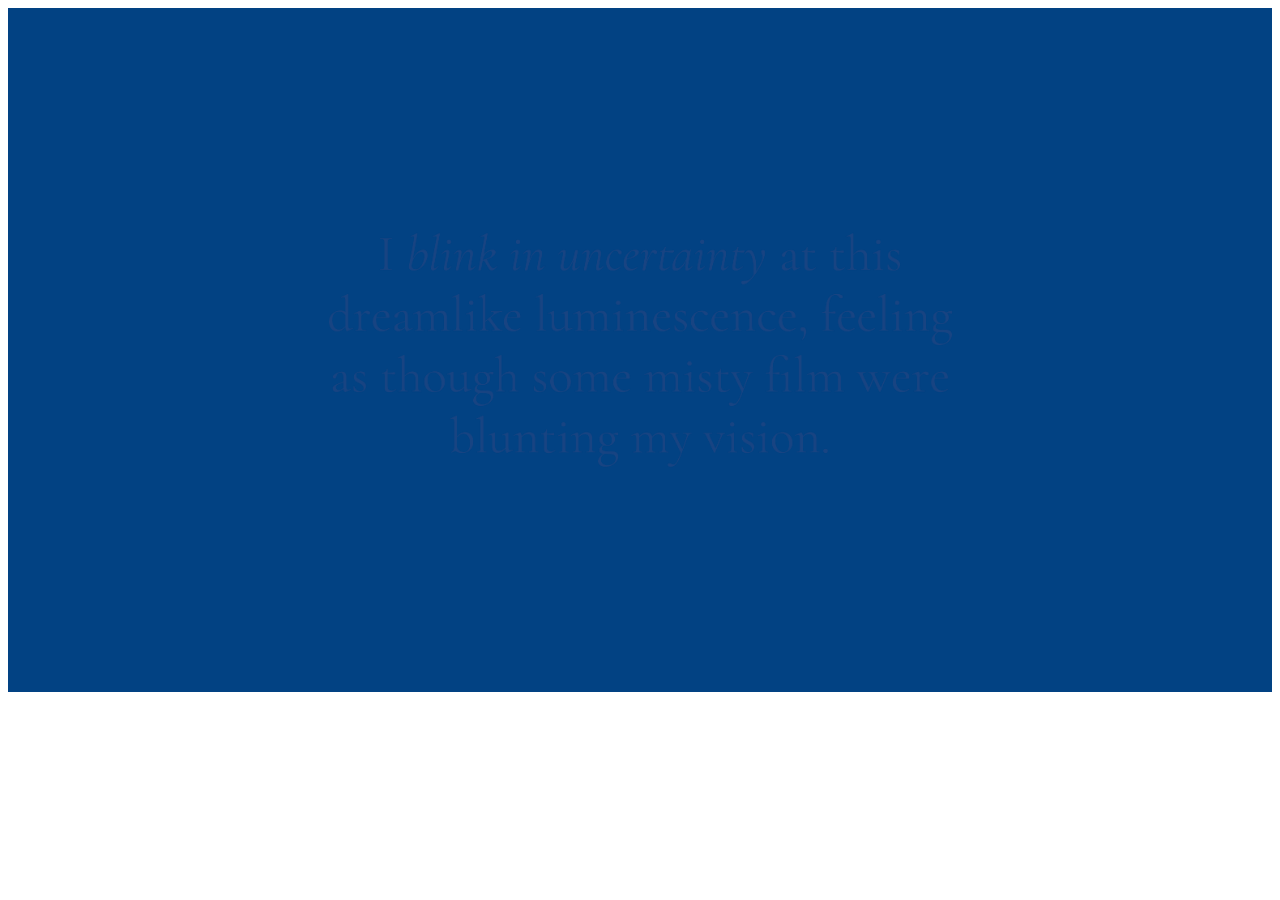
<file: break_12/index.html>
<!DOCTYPE html>
<html>
<head>
    <meta charset="utf-8">
    <title>In Praise of Shadows</title>
    <meta name="viewport" content="width=device-width, initial-scale=1.0">
    <link href="../break_12/style.css" rel="stylesheet"> 
</head>

<body>

    <div>
        <a href="../section_14/index.html">
       <img class="img" src="../images/slide1.png">
       </a>
    </div>




</body>
</html>
</file>
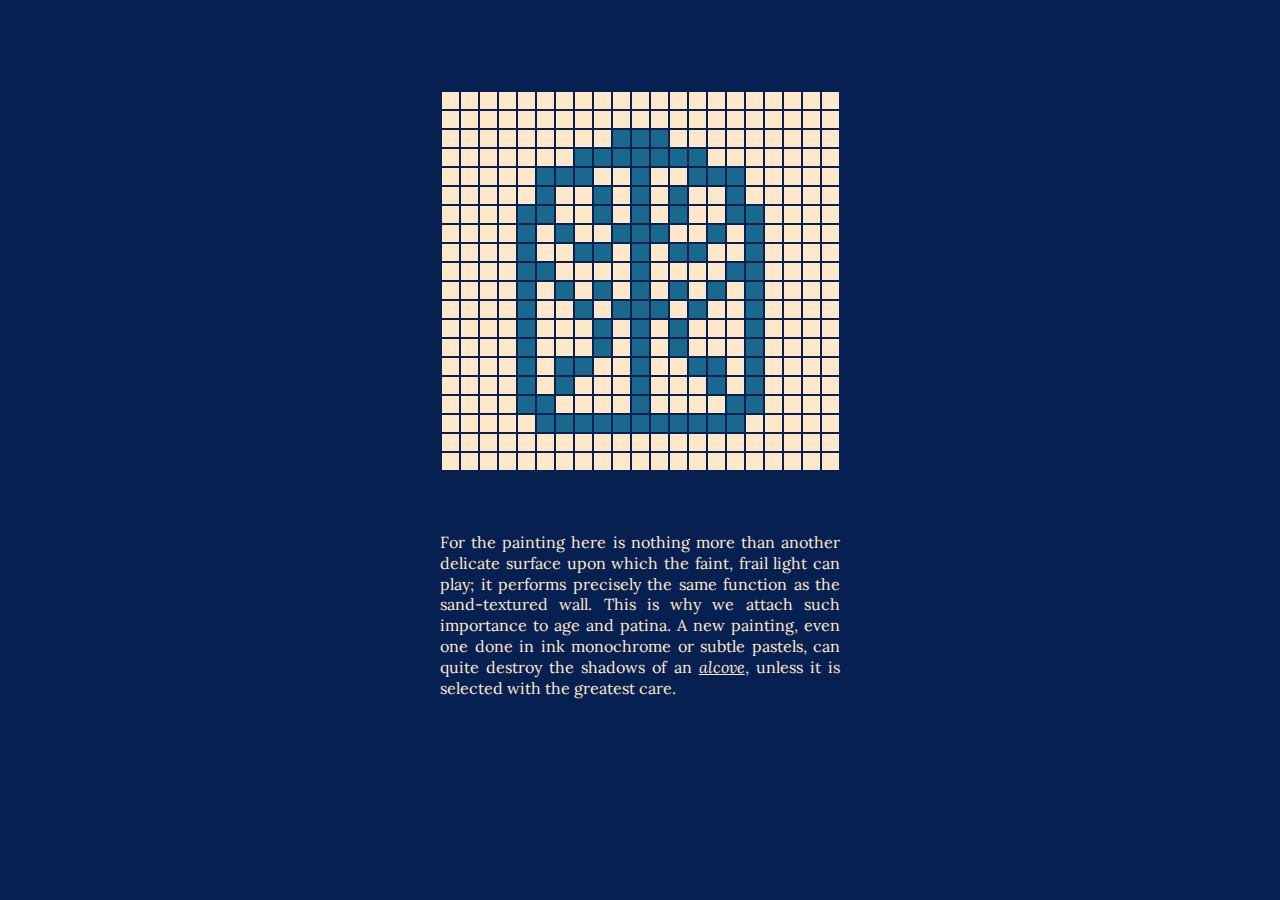
<file: break_9/index.html>
<!DOCTYPE html>
<html>
<head>
    <meta charset="utf-8">
    <title>In Praise of Shadows</title>
    <meta name="viewport" content="width=device-width, initial-scale=1.0">
    <link href="../break_9/style.css" rel="stylesheet">
</head>


<body>

<div class="container">
<center> 
    <table>
        <tbody>
            <tr> 
                <td class="td2"></td>
                <td class="td2"></td>
                <td class="td2"></td>
                <td class="td2"></td>
                <td class="td2"></td>
                <td class="td2"></td>
                <td class="td2"></td>
                <td class="td2"></td>
                <td class="td2"></td>
                <td class="td2"></td>
                <td class="td2"></td>
                <td class="td2"></td>
                <td class="td2"></td>
                <td class="td2"></td>
                <td class="td2"></td>
                <td class="td2"></td>
                <td class="td2"></td>
                <td class="td2"></td>
                <td class="td2"></td>
                <td class="td2"></td>
                <td class="td2"></td>
            </tr>
            <tr> 
                <td class="td2"></td>
                <td class="td2"></td>
                <td class="td2"></td>
                <td class="td2"></td>
                <td class="td2"></td>
                <td class="td2"></td>
                <td class="td2"></td>
                <td class="td2"></td>
                <td class="td2"></td>
                <td class="td2"></td>
                <td class="td2"></td>
                <td class="td2"></td>
                <td class="td2"></td>
                <td class="td2"></td>
                <td class="td2"></td>
                <td class="td2"></td>
                <td class="td2"></td>
                <td class="td2"></td>
                <td class="td2"></td>
                <td class="td2"></td>
                <td class="td2"></td>
            </tr>
            <tr> 
                <td class="td2"></td>
                <td class="td2"></td>
                <td class="td2"></td>
                <td class="td2"></td>
                <td class="td2"></td>
                <td class="td2"></td>
                <td class="td2"></td>
                <td class="td2"></td>
                <td class="td2"></td>
                <td class="td1"></td>
                <td class="td1"></td>
                <td class="td1"></td>
                <td class="td2"></td>
                <td class="td2"></td>
                <td class="td2"></td>
                <td class="td2"></td>
                <td class="td2"></td>
                <td class="td2"></td>
                <td class="td2"></td>
                <td class="td2"></td>
                <td class="td2"></td>
            </tr>
            <tr> 
                <td class="td2"></td>
                <td class="td2"></td>
                <td class="td2"></td>
                <td class="td2"></td>
                <td class="td2"></td>
                <td class="td2"></td>
                <td class="td2"></td>
                <td class="td1"></td>
                <td class="td1"></td>
                <td class="td1"></td>
                <td class="td1"></td>
                <td class="td1"></td>
                <td class="td1"></td>
                <td class="td1"></td>
                <td class="td2"></td>
                <td class="td2"></td>
                <td class="td2"></td>
                <td class="td2"></td>
                <td class="td2"></td>
                <td class="td2"></td>
                <td class="td2"></td>
            </tr>
            <tr> 
                <td class="td2"></td>
                <td class="td2"></td>
                <td class="td2"></td>
                <td class="td2"></td>
                <td class="td2"></td>
                <td class="td1"></td>
                <td class="td1"></td>
                <td class="td1"></td>
                <td class="td2"></td>
                <td class="td2"></td>
                <td class="td1"></td>
                <td class="td2"></td>
                <td class="td2"></td>
                <td class="td1"></td>
                <td class="td1"></td>
                <td class="td1"></td>
                <td class="td2"></td>
                <td class="td2"></td>
                <td class="td2"></td>
                <td class="td2"></td>
                <td class="td2"></td>
            </tr>
            <tr> 
                <td class="td2"></td>
                <td class="td2"></td>
                <td class="td2"></td>
                <td class="td2"></td>
                <td class="td2"></td>
                <td class="td1"></td>
                <td class="td2"></td>
                <td class="td2"></td>
                <td class="td1"></td>
                <td class="td2"></td>
                <td class="td1"></td>
                <td class="td2"></td>
                <td class="td1"></td>
                <td class="td2"></td>
                <td class="td2"></td>
                <td class="td1"></td>
                <td class="td2"></td>
                <td class="td2"></td>
                <td class="td2"></td>
                <td class="td2"></td>
                <td class="td2"></td>
            </tr>
            <tr> 
                <td class="td2"></td>
                <td class="td2"></td>
                <td class="td2"></td>
                <td class="td2"></td>
                <td class="td1"></td>
                <td class="td1"></td>
                <td class="td2"></td>
                <td class="td2"></td>
                <td class="td1"></td>
                <td class="td2"></td>
                <td class="td1"></td>
                <td class="td2"></td>
                <td class="td1"></td>
                <td class="td2"></td>
                <td class="td2"></td>
                <td class="td1"></td>
                <td class="td1"></td>
                <td class="td2"></td>
                <td class="td2"></td>
                <td class="td2"></td>
                <td class="td2"></td>
            </tr>
            <tr> 
                <td class="td2"></td>
                <td class="td2"></td>
                <td class="td2"></td>
                <td class="td2"></td>
                <td class="td1"></td>
                <td class="td2"></td>
                <td class="td1"></td>
                <td class="td2"></td>
                <td class="td2"></td>
                <td class="td1"></td>
                <td class="td1"></td>
                <td class="td1"></td>
                <td class="td2"></td>
                <td class="td2"></td>
                <td class="td1"></td>
                <td class="td2"></td>
                <td class="td1"></td>
                <td class="td2"></td>
                <td class="td2"></td>
                <td class="td2"></td>
                <td class="td2"></td>
            </tr>
            <tr> 
                <td class="td2"></td>
                <td class="td2"></td>
                <td class="td2"></td>
                <td class="td2"></td>
                <td class="td1"></td>
                <td class="td2"></td>
                <td class="td2"></td>
                <td class="td1"></td>
                <td class="td1"></td>
                <td class="td2"></td>
                <td class="td1"></td>
                <td class="td2"></td>
                <td class="td1"></td>
                <td class="td1"></td>
                <td class="td2"></td>
                <td class="td2"></td>
                <td class="td1"></td>
                <td class="td2"></td>
                <td class="td2"></td>
                <td class="td2"></td>
                <td class="td2"></td>
            </tr>
            <tr> 
                <td class="td2"></td>
                <td class="td2"></td>
                <td class="td2"></td>
                <td class="td2"></td>
                <td class="td1"></td>
                <td class="td1"></td>
                <td class="td2"></td>
                <td class="td2"></td>
                <td class="td2"></td>
                <td class="td2"></td>
                <td class="td1"></td>
                <td class="td2"></td>
                <td class="td2"></td>
                <td class="td2"></td>
                <td class="td2"></td>
                <td class="td1"></td>
                <td class="td1"></td>
                <td class="td2"></td>
                <td class="td2"></td>
                <td class="td2"></td>
                <td class="td2"></td>
            </tr>
            <tr> 
                <td class="td2"></td>
                <td class="td2"></td>
                <td class="td2"></td>
                <td class="td2"></td>
                <td class="td1"></td>
                <td class="td2"></td>
                <td class="td1"></td>
                <td class="td2"></td>
                <td class="td1"></td>
                <td class="td2"></td>
                <td class="td1"></td>
                <td class="td2"></td>
                <td class="td1"></td>
                <td class="td2"></td>
                <td class="td1"></td>
                <td class="td2"></td>
                <td class="td1"></td>
                <td class="td2"></td>
                <td class="td2"></td>
                <td class="td2"></td>
                <td class="td2"></td>
            </tr>
            <tr> 
                <td class="td2"></td>
                <td class="td2"></td>
                <td class="td2"></td>
                <td class="td2"></td>
                <td class="td1"></td>
                <td class="td2"></td>
                <td class="td2"></td>
                <td class="td1"></td>
                <td class="td2"></td>
                <td class="td1"></td>
                <td class="td1"></td>
                <td class="td1"></td>
                <td class="td2"></td>
                <td class="td1"></td>
                <td class="td2"></td>
                <td class="td2"></td>
                <td class="td1"></td>
                <td class="td2"></td>
                <td class="td2"></td>
                <td class="td2"></td>
                <td class="td2"></td>
            </tr>
            <tr> 
                <td class="td2"></td>
                <td class="td2"></td>
                <td class="td2"></td>
                <td class="td2"></td>
                <td class="td1"></td>
                <td class="td2"></td>
                <td class="td2"></td>
                <td class="td2"></td>
                <td class="td1"></td>
                <td class="td2"></td>
                <td class="td1"></td>
                <td class="td2"></td>
                <td class="td1"></td>
                <td class="td2"></td>
                <td class="td2"></td>
                <td class="td2"></td>
                <td class="td1"></td>
                <td class="td2"></td>
                <td class="td2"></td>
                <td class="td2"></td>
                <td class="td2"></td>
            </tr>
            <tr> 
                <td class="td2"></td>
                <td class="td2"></td>
                <td class="td2"></td>
                <td class="td2"></td>
                <td class="td1"></td>
                <td class="td2"></td>
                <td class="td2"></td>
                <td class="td2"></td>
                <td class="td1"></td>
                <td class="td2"></td>
                <td class="td1"></td>
                <td class="td2"></td>
                <td class="td1"></td>
                <td class="td2"></td>
                <td class="td2"></td>
                <td class="td2"></td>
                <td class="td1"></td>
                <td class="td2"></td>
                <td class="td2"></td>
                <td class="td2"></td>
                <td class="td2"></td>
            </tr>
            <tr> 
                <td class="td2"></td>
                <td class="td2"></td>
                <td class="td2"></td>
                <td class="td2"></td>
                <td class="td1"></td>
                <td class="td2"></td>
                <td class="td1"></td>
                <td class="td1"></td>
                <td class="td2"></td>
                <td class="td2"></td>
                <td class="td1"></td>
                <td class="td2"></td>
                <td class="td2"></td>
                <td class="td1"></td>
                <td class="td1"></td>
                <td class="td2"></td>
                <td class="td1"></td>
                <td class="td2"></td>
                <td class="td2"></td>
                <td class="td2"></td>
                <td class="td2"></td>
            </tr>
            <tr> 
                <td class="td2"></td>
                <td class="td2"></td>
                <td class="td2"></td>
                <td class="td2"></td>
                <td class="td1"></td>
                <td class="td2"></td>
                <td class="td1"></td>
                <td class="td2"></td>
                <td class="td2"></td>
                <td class="td2"></td>
                <td class="td1"></td>
                <td class="td2"></td>
                <td class="td2"></td>
                <td class="td2"></td>
                <td class="td1"></td>
                <td class="td2"></td>
                <td class="td1"></td>
                <td class="td2"></td>
                <td class="td2"></td>
                <td class="td2"></td>
                <td class="td2"></td>
            </tr>
            <tr> 
                <td class="td2"></td>
                <td class="td2"></td>
                <td class="td2"></td>
                <td class="td2"></td>
                <td class="td1"></td>
                <td class="td1"></td>
                <td class="td2"></td>
                <td class="td2"></td>
                <td class="td2"></td>
                <td class="td2"></td>
                <td class="td1"></td>
                <td class="td2"></td>
                <td class="td2"></td>
                <td class="td2"></td>
                <td class="td2"></td>
                <td class="td1"></td>
                <td class="td1"></td>
                <td class="td2"></td>
                <td class="td2"></td>
                <td class="td2"></td>
                <td class="td2"></td>
            </tr>
            <tr> 
                <td class="td2"></td>
                <td class="td2"></td>
                <td class="td2"></td>
                <td class="td2"></td>
                <td class="td2"></td>
                <td class="td1"></td>
                <td class="td1"></td>
                <td class="td1"></td>
                <td class="td1"></td>
                <td class="td1"></td>
                <td class="td1"></td>
                <td class="td1"></td>
                <td class="td1"></td>
                <td class="td1"></td>
                <td class="td1"></td>
                <td class="td1"></td>
                <td class="td2"></td>
                <td class="td2"></td>
                <td class="td2"></td>
                <td class="td2"></td>
                <td class="td2"></td>
            </tr>
            <tr> 
                <td class="td2"></td>
                <td class="td2"></td>
                <td class="td2"></td>
                <td class="td2"></td>
                <td class="td2"></td>
                <td class="td2"></td>
                <td class="td2"></td>
                <td class="td2"></td>
                <td class="td2"></td>
                <td class="td2"></td>
                <td class="td2"></td>
                <td class="td2"></td>
                <td class="td2"></td>
                <td class="td2"></td>
                <td class="td2"></td>
                <td class="td2"></td>
                <td class="td2"></td>
                <td class="td2"></td>
                <td class="td2"></td>
                <td class="td2"></td>
                <td class="td2"></td>
            </tr>
            <tr> 
                <td class="td2"></td>
                <td class="td2"></td>
                <td class="td2"></td>
                <td class="td2"></td>
                <td class="td2"></td>
                <td class="td2"></td>
                <td class="td2"></td>
                <td class="td2"></td>
                <td class="td2"></td>
                <td class="td2"></td>
                <td class="td2"></td>
                <td class="td2"></td>
                <td class="td2"></td>
                <td class="td2"></td>
                <td class="td2"></td>
                <td class="td2"></td>
                <td class="td2"></td>
                <td class="td2"></td>
                <td class="td2"></td>
                <td class="td2"></td>
                <td class="td2"></td>
            </tr>
        </tbody>
    </table>
</center>    
</div>

<div class="container">
<p class="p">For the painting here is nothing more than another delicate surface upon which the faint, frail light can play; it performs precisely the same function as the sand-textured wall. This is why we attach such importance to age and patina. A new painting, even one done in ink monochrome or subtle pastels, can quite destroy the shadows of an <a href="../section_13/index.html"><i>alcove</i></a>, unless it is selected with the greatest care.</p>
</div>

</body>
</html>
</file>
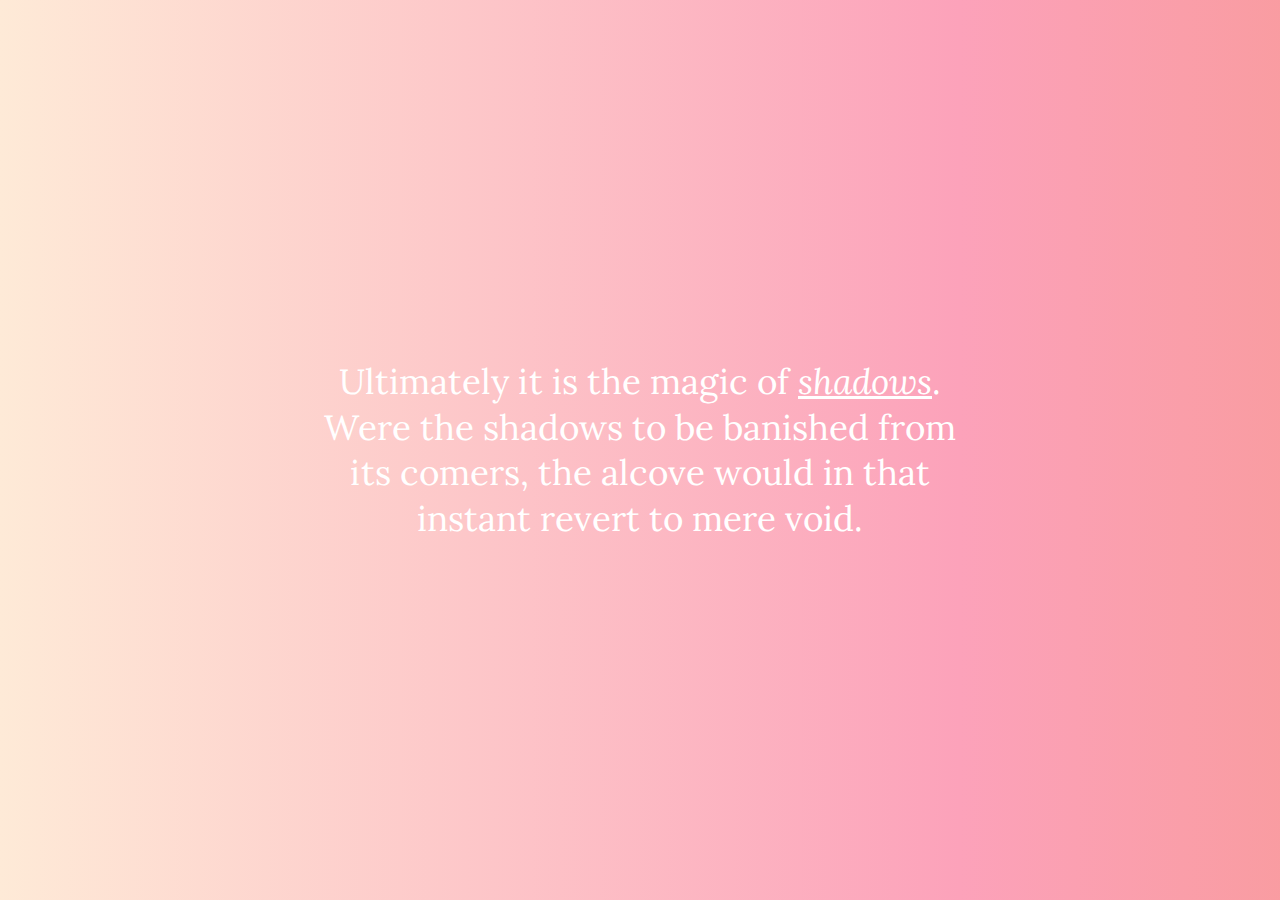
<file: end/index.html>
<!DOCTYPE html>
<html>
<head>
    <meta charset="utf-8">
    <title>In Praise of Shadows</title>
    <meta name="viewport" content="width=device-width, initial-scale=1.0">
    <link href="../end/style.css" rel="stylesheet">
</head>

<body>

    <div class="container">
        <p class="p">
        Ultimately it is the magic of <a href="../index.html"><i>shadows</i></a>. Were the shadows to be banished from its comers, the alcove would in that instant revert to mere void.
        </p>
    </div>

</body>



</html>
</file>
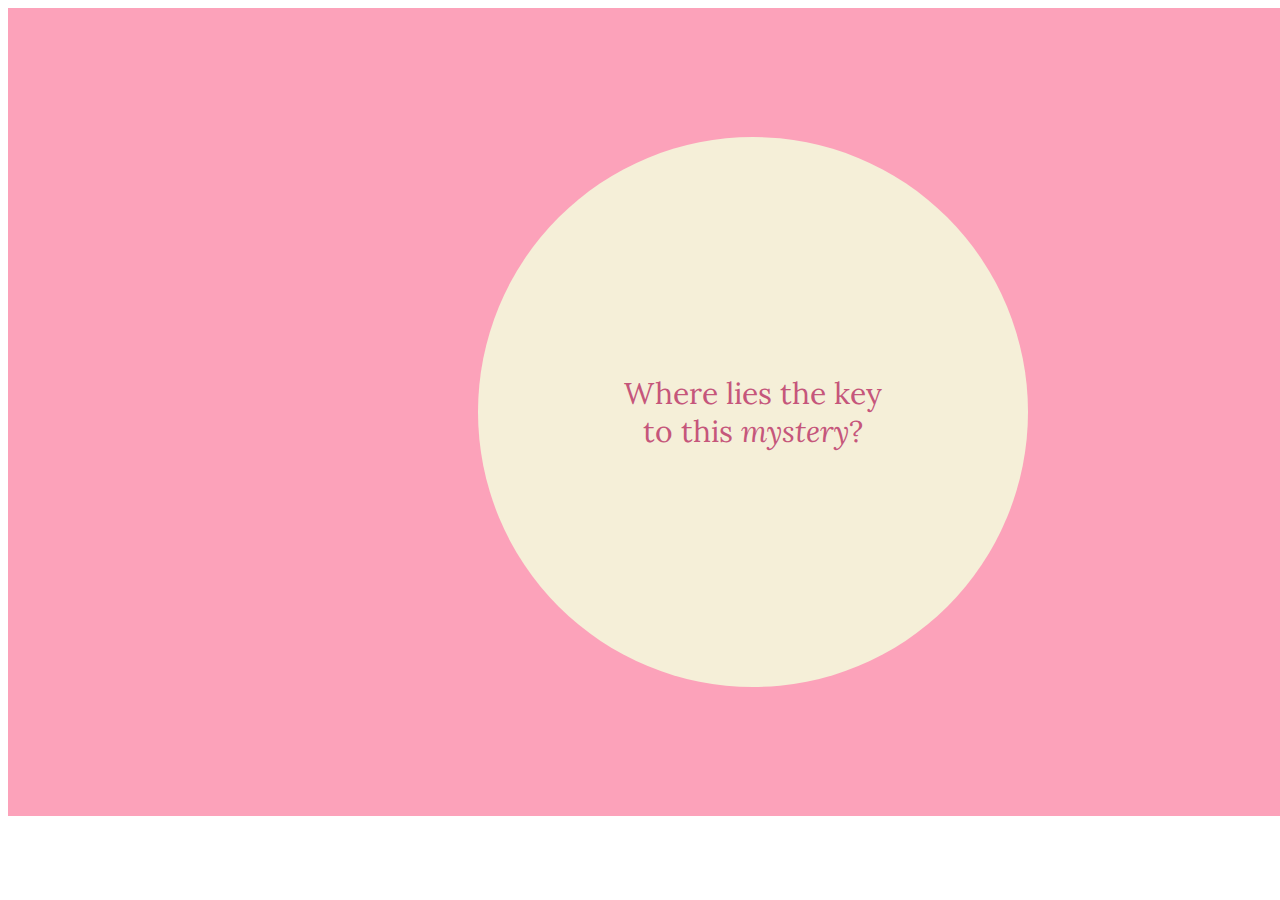
<file: mystery/index.html>
<!DOCTYPE html>
<html>
<head>
    <meta charset="utf-8">
    <title>In Praise of Shadows</title>
    <meta name="viewport" content="width=device-width, initial-scale=1.0">
    <link href="../mystery/style.css" rel="stylesheet">
</head>

<body>

    <div class="rect">
        <div class="circle">
            <p class="p">
                <a href="../end/index.html" class="link2">Where lies the key to this <i>mystery</i>?</a>
            </p>
        </div>
        
    </div>  

</body>



</html>
</file>
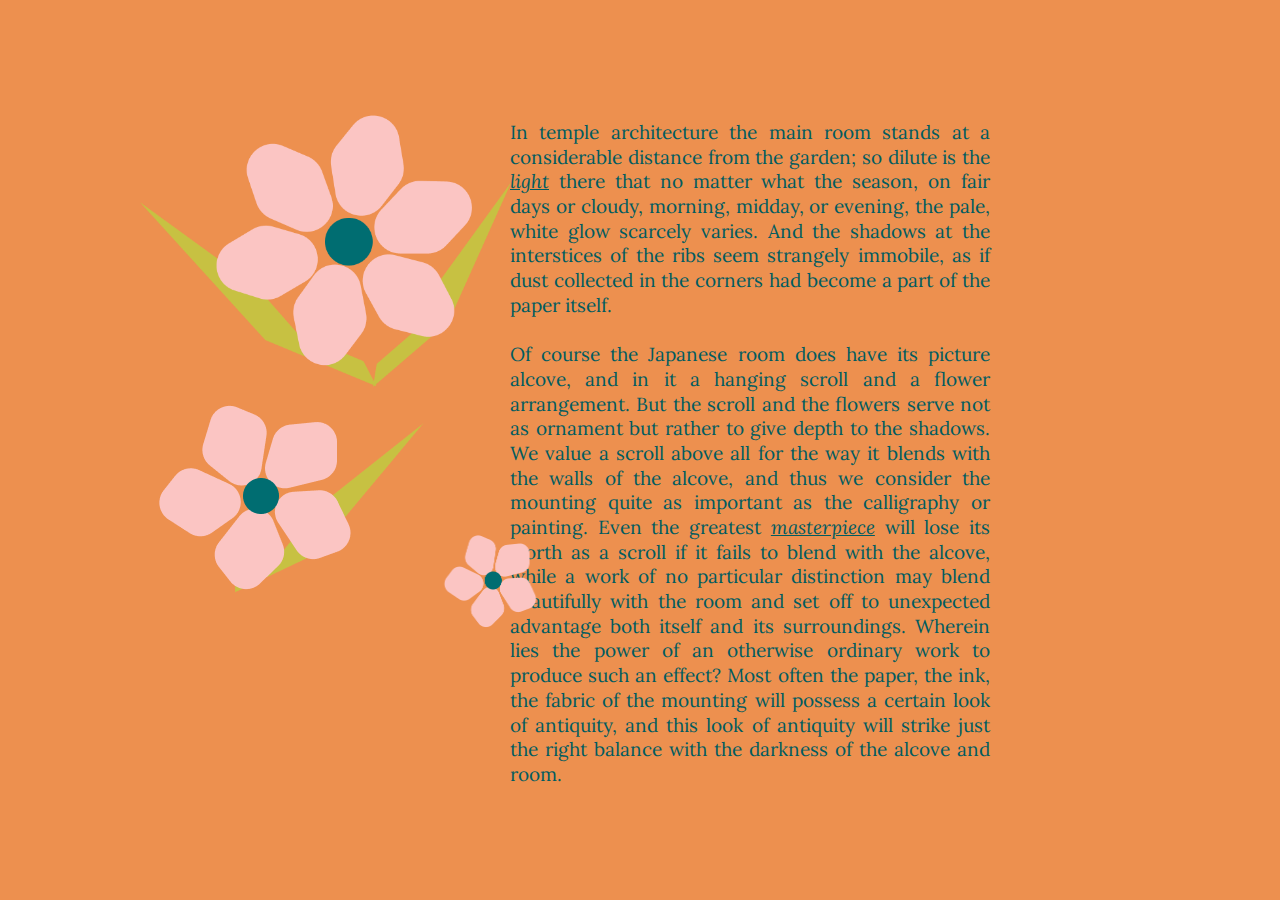
<file: section_10/index.html>
<!DOCTYPE html>
<html>
<head>
    <meta charset="utf-8">
    <title>In Praise of Shadows</title>
    <meta name="viewport" content="width=device-width, initial-scale=1.0">
    <link href="../section_10/style.css" rel="stylesheet"> 
</head>

<body>

    <div class="content">

        <p class="p">
            In temple architecture the main room stands at a considerable distance from the garden; so dilute is the <a href="../section_11/index.html"><i>light</i></a> there that no matter what the season, on fair days or cloudy, morning, midday, or evening, the pale, white glow scarcely varies. And the shadows at the interstices of the ribs seem strangely immobile, as if dust collected in the corners had become a part of the paper itself.
            <br>
            <br>
            Of course the Japanese room does have its picture alcove, and in it a hanging scroll and a flower arrangement. But the scroll and the flowers serve not as ornament but rather to give depth to the shadows. We value a scroll above all for the way it blends with the walls of the alcove, and thus we consider the mounting quite as important as the calligraphy or painting. Even the greatest <a href="../section_6/index.html"><i>masterpiece</i></a> will lose its worth as a scroll if it fails to blend with the alcove, while a work of no particular distinction may blend beautifully with the room and set off to unexpected advantage both itself and its surroundings. Wherein lies the power of an otherwise ordinary work to produce such an effect? Most often the paper, the ink, the fabric of the mounting will possess a certain look of antiquity, and this look of antiquity will strike just the right balance with the darkness of the alcove and room.
        </p>

       
    

        <div class="img-container">
            <img class="img" src="../images/flower1.png">
        </div>

        <div class="img-container">
            <img class="img2" src="../images/flower2.png">
        </div>

        <div class="img-container">
            <img class="img3" src="../images/flower3.png">
        </div>
    </div>
   


</body>
</html>
</file>
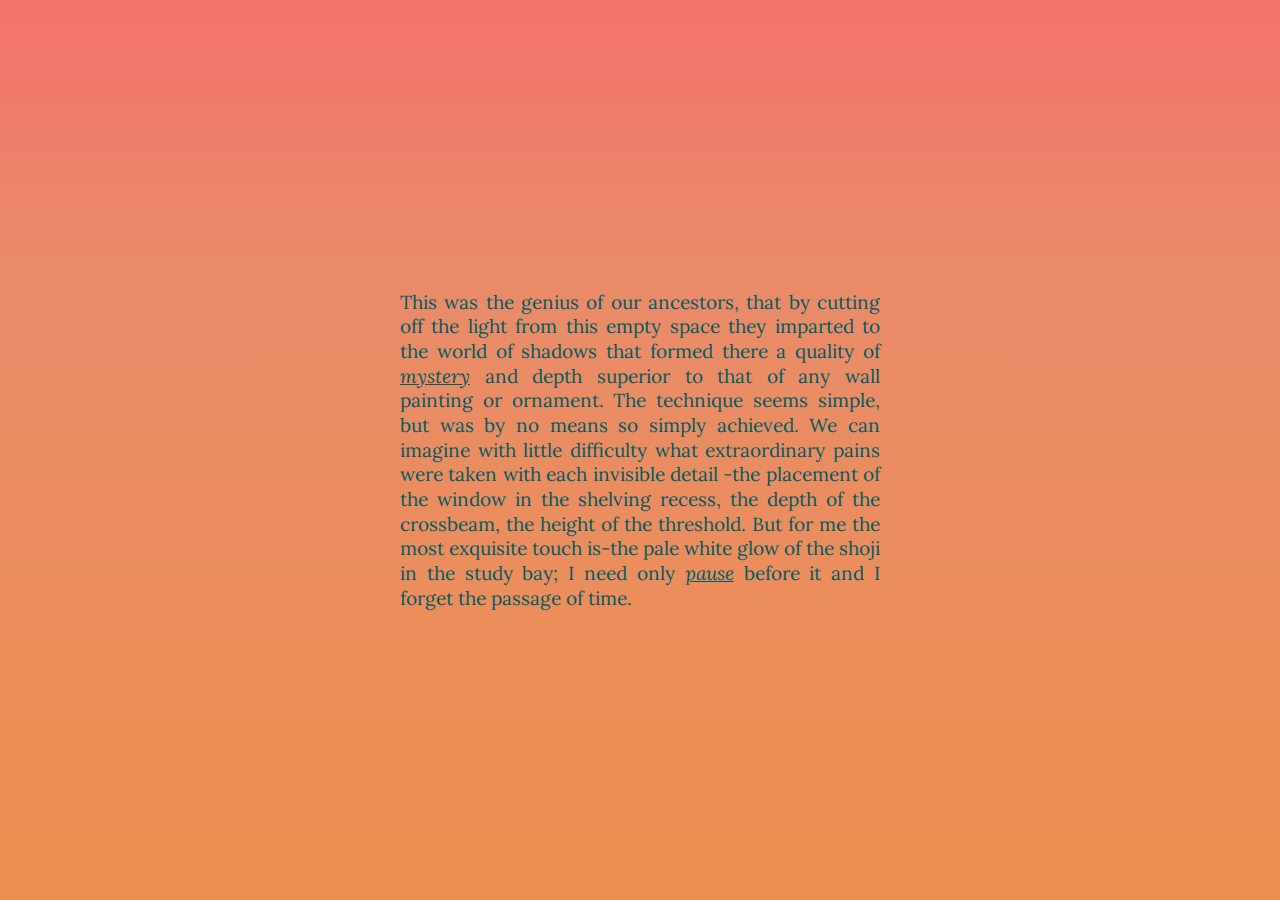
<file: section_11/index.html>
<!DOCTYPE html>
<html>
<head>
    <meta charset="utf-8">
    <title>In Praise of Shadows</title>
    <meta name="viewport" content="width=device-width, initial-scale=1.0">
    <link href="../section_11/style.css" rel="stylesheet"> 
</head>

<body>

    <div class="container">
        <p class="p">
            This was the genius of our ancestors, that by cutting off the light from this empty space they imparted to the world of shadows that formed there a quality of <a href="../mystery/index.html"><i>mystery</i></a> and depth superior to that of any wall painting or ornament. The technique seems simple, but was by no means so simply achieved. We can imagine with little difficulty what extraordinary pains were taken with each invisible detail -the placement of the window in the shelving recess, the depth of the crossbeam, the height of the threshold. But for me the most exquisite touch is-the pale white glow of the shoji in the study bay; I need only <a href="../break_12/index.html"><i>pause</i></a> before it and I forget the passage of time.
        </p>
    </div> 


</body>
</html>
</file>
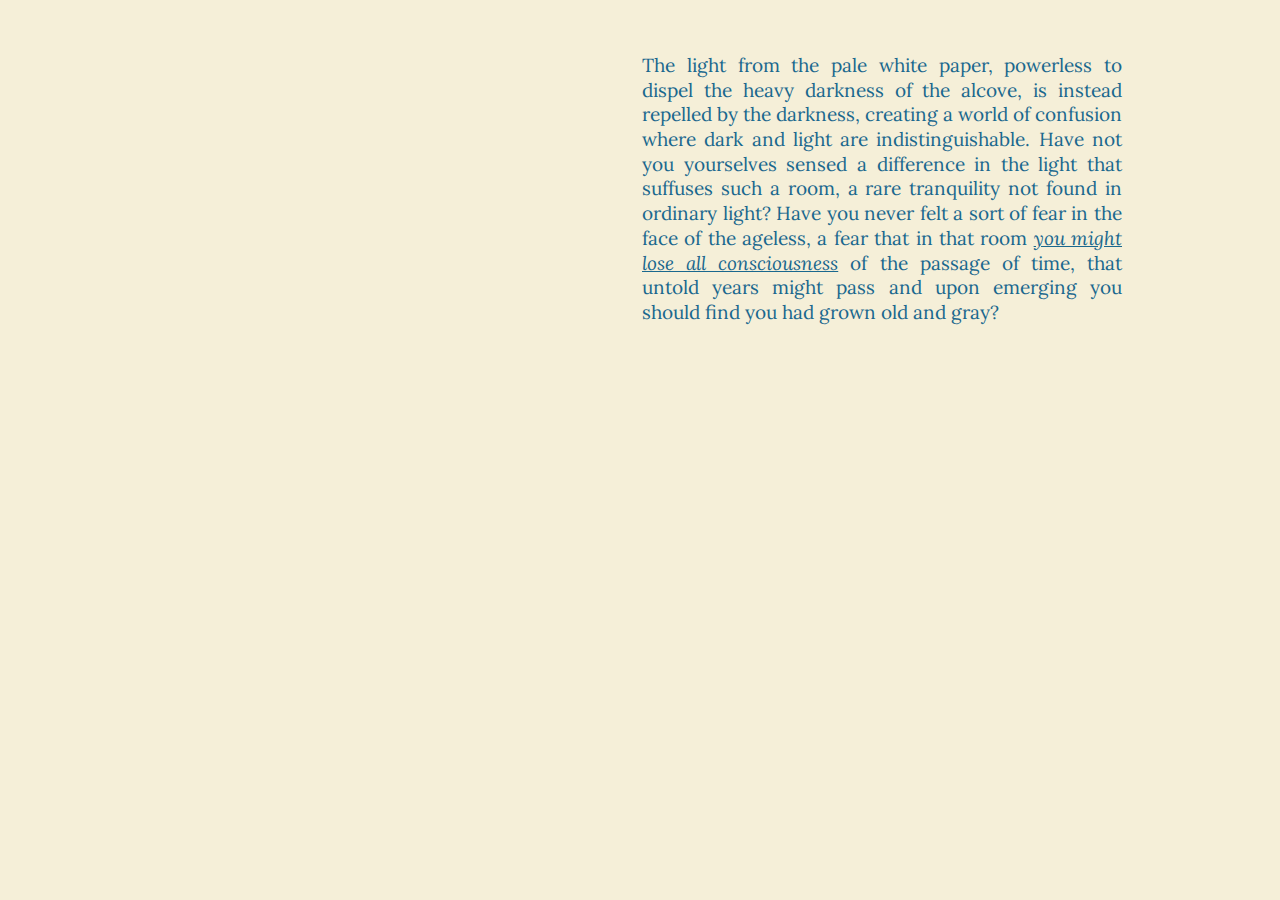
<file: section_13/index.html>
<!DOCTYPE html>
<html>
<head>
    <meta charset="utf-8">
    <title>In Praise of Shadows</title>
    <meta name="viewport" content="width=device-width, initial-scale=1.0">
    <link href="../section_13/style.css" rel="stylesheet"> 
</head>

<body>
    <p class="p">
        The light from the pale white paper, powerless to dispel the heavy darkness of the alcove, is instead repelled by the darkness, creating a world of confusion where dark and light are indistinguishable. Have not you yourselves sensed a difference in the light that suffuses such a room, a rare tranquility not found in ordinary light? Have you never felt a sort of fear in the face of the ageless, a fear that in that room <a href="../break_12/index.html"><i>you might lose all consciousness</i></a> of the passage of time, that untold years might pass and upon emerging you should find you had grown old and gray?
    </p>




</body>
</html>
</file>
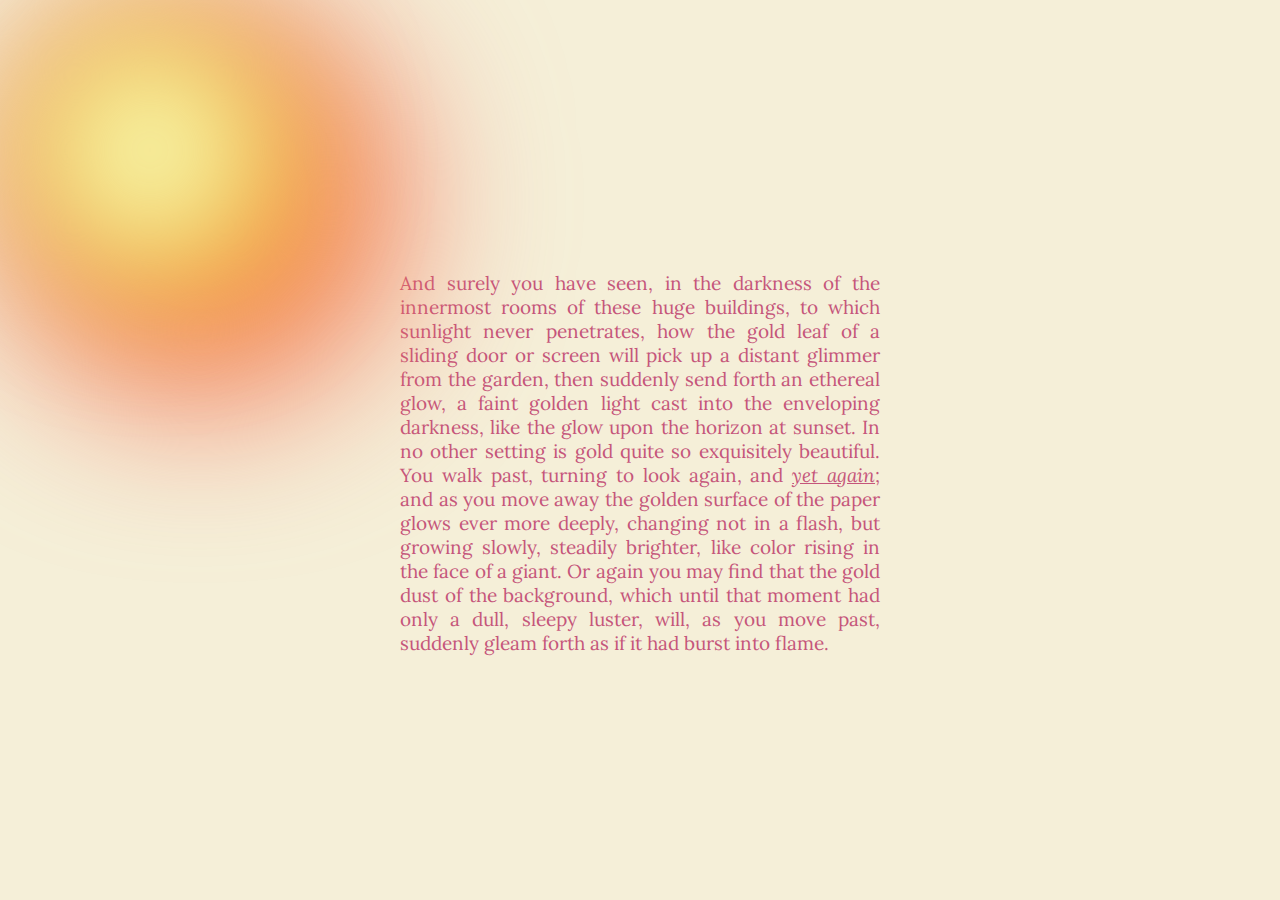
<file: section_14/index.html>
<!DOCTYPE html>
<html>
<head>
    <meta charset="utf-8">
    <title>In Praise of Shadows</title>
    <meta name="viewport" content="width=device-width, initial-scale=1.0">
    <link href="../section_14/style.css" rel="stylesheet"> 
</head>

<body>

    <div class="orb-one"></div>
    <div class="orb-two"></div>

    <div class="container">
        <p class="p">And surely you have seen, in the darkness of the innermost rooms of these huge buildings, to which sunlight never penetrates, how the gold leaf of a sliding door or screen will pick up a distant glimmer from the garden, then suddenly send forth an ethereal glow, a faint golden light cast into the enveloping darkness, like the glow upon the horizon at sunset. In no other setting is gold quite so exquisitely beautiful. You walk past, turning to look again, and <a href="../mystery/index.html"><i>yet again</i></a>; and as you move away the golden surface of the paper glows ever more deeply, changing not in a flash, but growing slowly, steadily brighter, like color rising in the face of a giant. Or again you may find that the gold dust of the background, which until that moment had only a dull, sleepy luster, will, as you move past, suddenly gleam forth as if it had burst into flame.
        </p>
    </div>


</body>
</html>
</file>
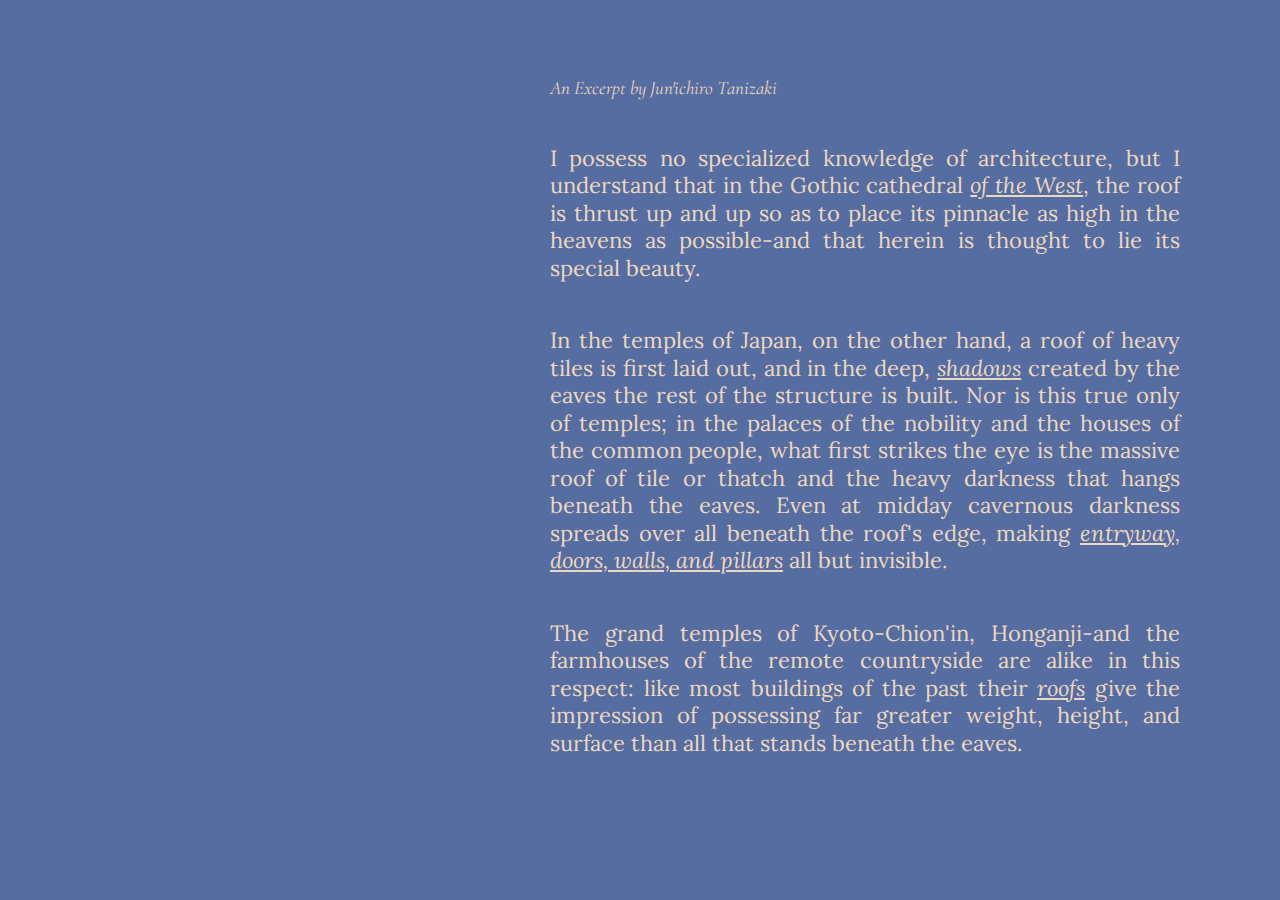
<file: section_2/index.html>
<!DOCTYPE html>
<html>

<head>
    <meta charset="utf-8">
    <title>In Praise of Shadows</title>
    <meta name="viewport" content="width=device-width, initial-scale=1.0">
    <link href="style.css" rel="stylesheet">
</head>

<body>
    
    <h1 class="h1">An Excerpt by Jun'ichiro Tanizaki</h1>

    <p class="p"> 
        I possess no specialized knowledge of architecture, but I understand that in the Gothic cathedral <i><a href="../section_3/index.html">of the West</a></i>, the roof is thrust up and up so as to place its pinnacle as high in the heavens as possible-and that herein is thought to lie its special beauty. 
    </p>

    <p class="p">
        In the temples of Japan, on the other hand, a roof of heavy tiles is first laid out, and in the deep, <i><a href="../section_3/index.html">shadows</a></i> created by the eaves the rest of the structure is built. Nor is this true only of temples; in the palaces of the nobility and the houses of the common people, what first strikes the eye is the massive roof of tile or thatch and the heavy darkness that hangs beneath the eaves. Even at midday cavernous darkness spreads over all beneath the roof's edge, making <i><a href="../section_3/index.html">entryway, doors, walls, and pillars</a></i> all but invisible.
    </p>

    <p class="p">
        The grand temples of Kyoto-Chion'in, Honganji-and the farmhouses of the remote countryside are alike in this respect: like most buildings of the past their <i><a href="../section_3/index.html">roofs</a></i> give the impression of possessing far greater weight, height, and surface than all that stands beneath the eaves. 
    </p>
   

</body>



</html>
</file>
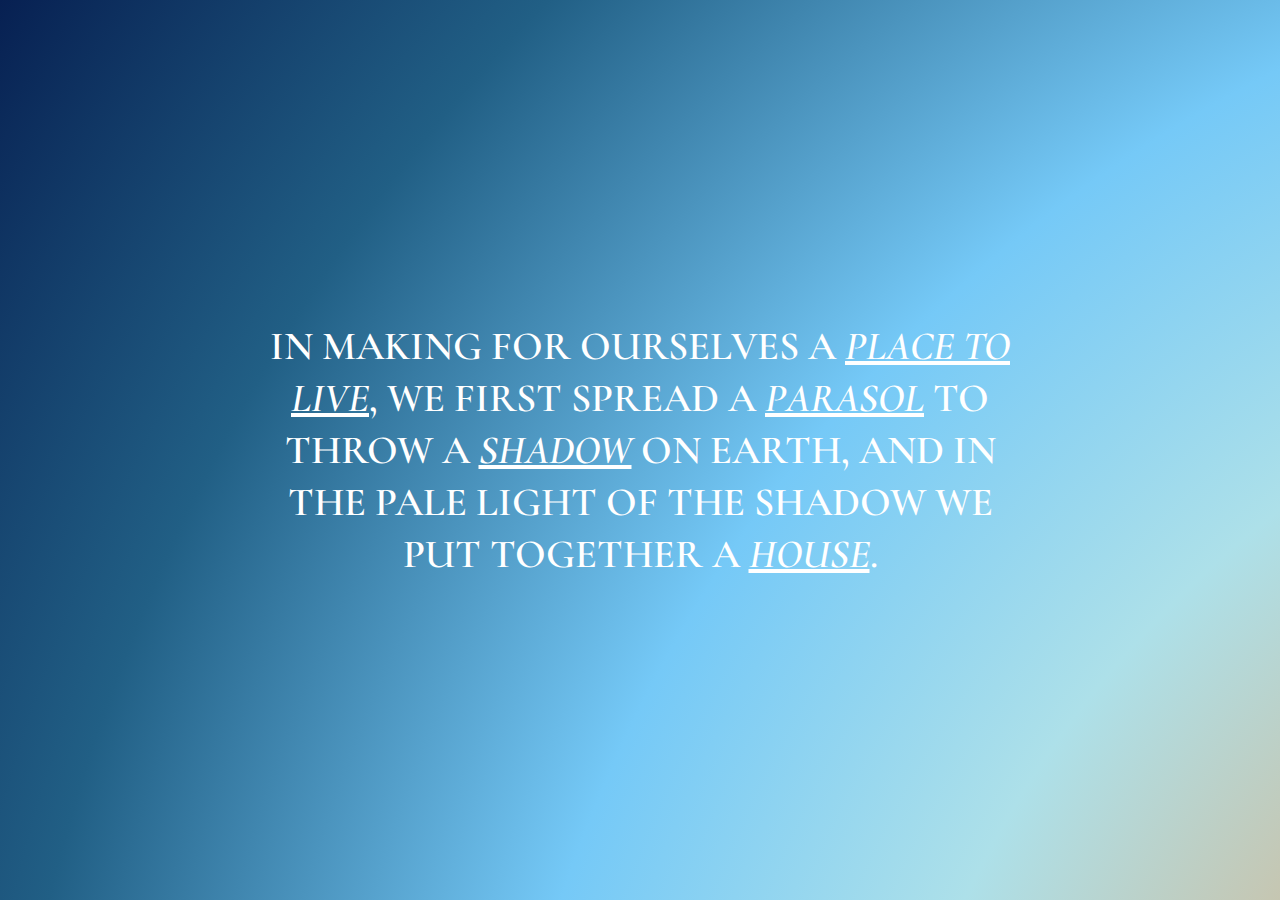
<file: section_3/index.html>
<!DOCTYPE html>
<html>
<head>
    <meta charset="utf-8">
    <title>In Praise of Shadows</title>
    <meta name="viewport" content="width=device-width, initial-scale=1.0">
    <link href="../section_3/style.css" rel="stylesheet">
</head>

<body>

<div class="container">
    <p class="p">
        IN MAKING FOR OURSELVES A <a href="../section_6/index.html"><i>PLACE TO LIVE</i></a>, WE FIRST SPREAD A <a href="../section_7/index.html"><i>PARASOL</i></a> TO THROW A <a href="../section_5/index.html"><i>SHADOW</i></a> ON EARTH, AND IN THE PALE LIGHT OF THE SHADOW WE PUT TOGETHER A <a href="../section_4/index.html"><i>HOUSE</i></a>.
    </p>
</div>



</body>

</html>
</file>
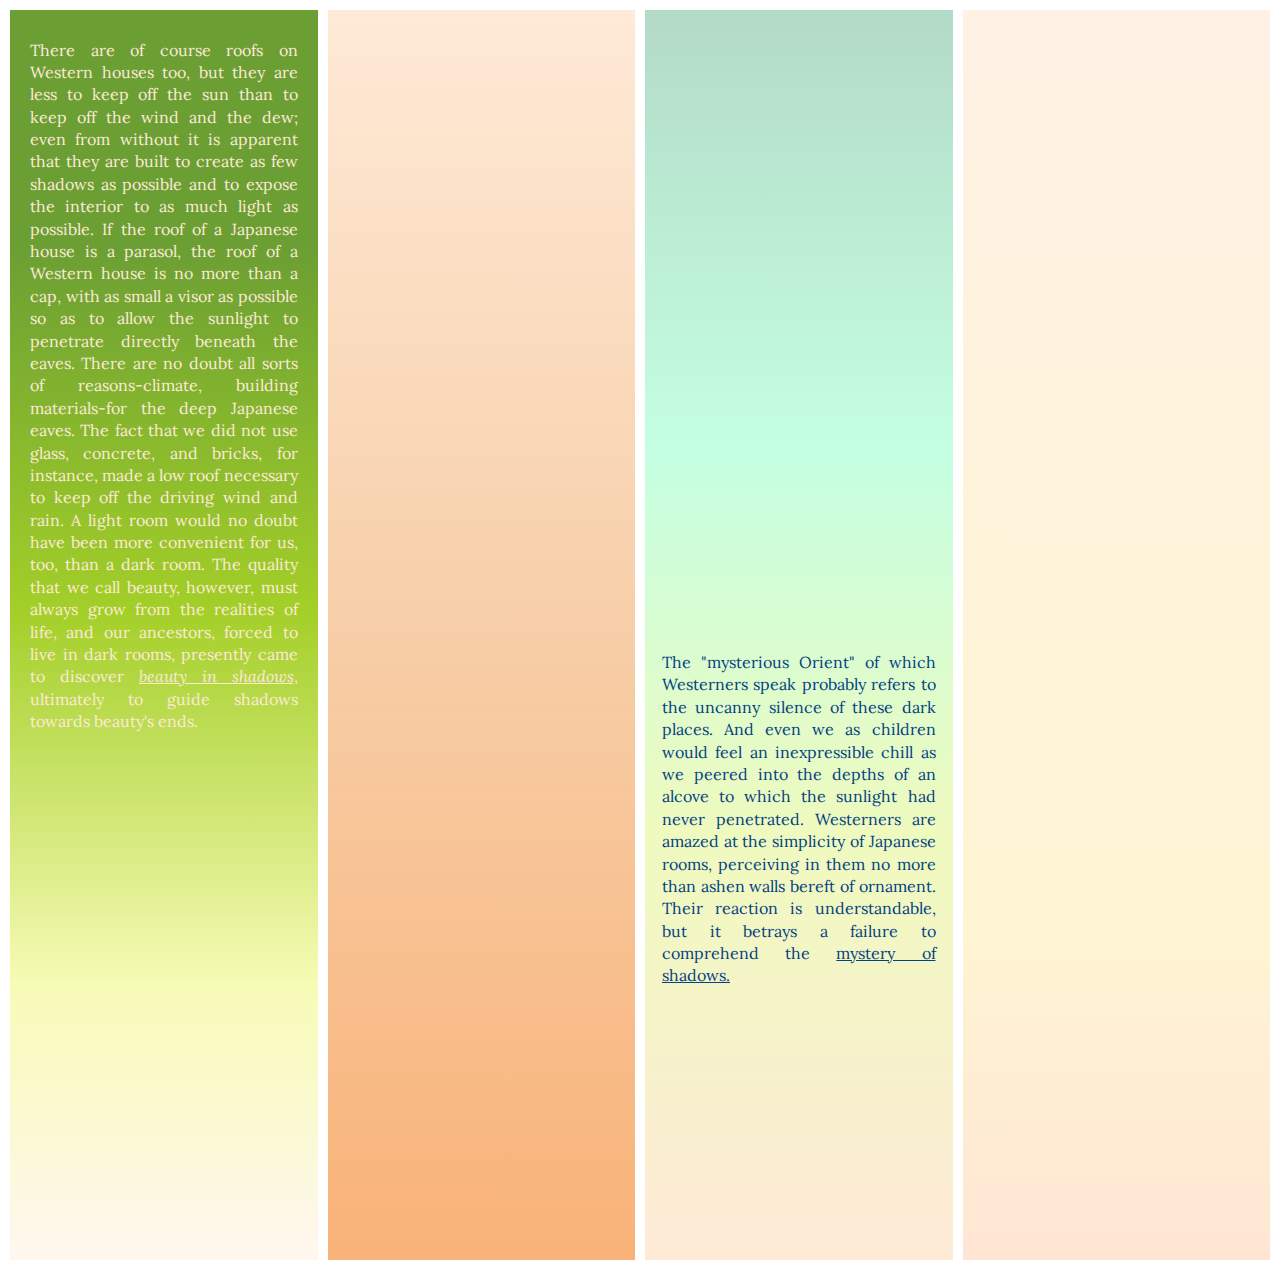
<file: section_4/index.html>
<!DOCTYPE html>
<html>
<head>
    <meta charset="utf-8">
    <title>In Praise of Shadows</title>
    <meta name="viewport" content="width=device-width, initial-scale=1.0">
    <link href="../section_4/style.css" rel="stylesheet">
</head>

<body>


<div class="container">
    <div class="box-1">
        <p class="p">There are of course roofs on Western houses too, but they are less to keep off the sun than to keep off the wind and the dew; even from without it is apparent that they are built to create as few shadows as possible and to expose the interior to as much light as possible. If the roof of a Japanese house is a parasol, the roof of a Western house is no more than a cap</i></a>, with as small a visor as possible so as to allow the sunlight to penetrate directly beneath the eaves. There are no doubt all sorts of reasons-climate, building materials-for the deep Japanese eaves. The fact that we did not use glass, concrete, and bricks, for instance, made a low roof necessary to keep off the driving wind and rain. A light room would no doubt have been more convenient for us, too, than a dark room. The quality that we call beauty, however, must always grow from the realities of life, and our ancestors, forced to live in dark rooms, presently came to discover <a href="../section_5/index.html" class="link1"><i>beauty in shadows</i></a>, ultimately to guide shadows towards beauty's ends.</p>
    </div>

    <div class="box-2">
        <p class="p2"></p>
    </div>
    
    <div class="box-3">
        <p class="p3">The "mysterious Orient" of which Westerners speak probably refers to the uncanny silence of these dark places. And even we as children would feel an inexpressible chill as we peered into the depths of an alcove to which the sunlight had never penetrated. Westerners are amazed at the simplicity of Japanese rooms, perceiving in them no more than ashen walls bereft of ornament. Their reaction is understandable, but it betrays a failure to comprehend the <a href="../mystery/index.html" class="link2">mystery of shadows.</a></p>
    </div>

    <div class="box-4">
    </div>
</div>

</body>



</html>
</file>
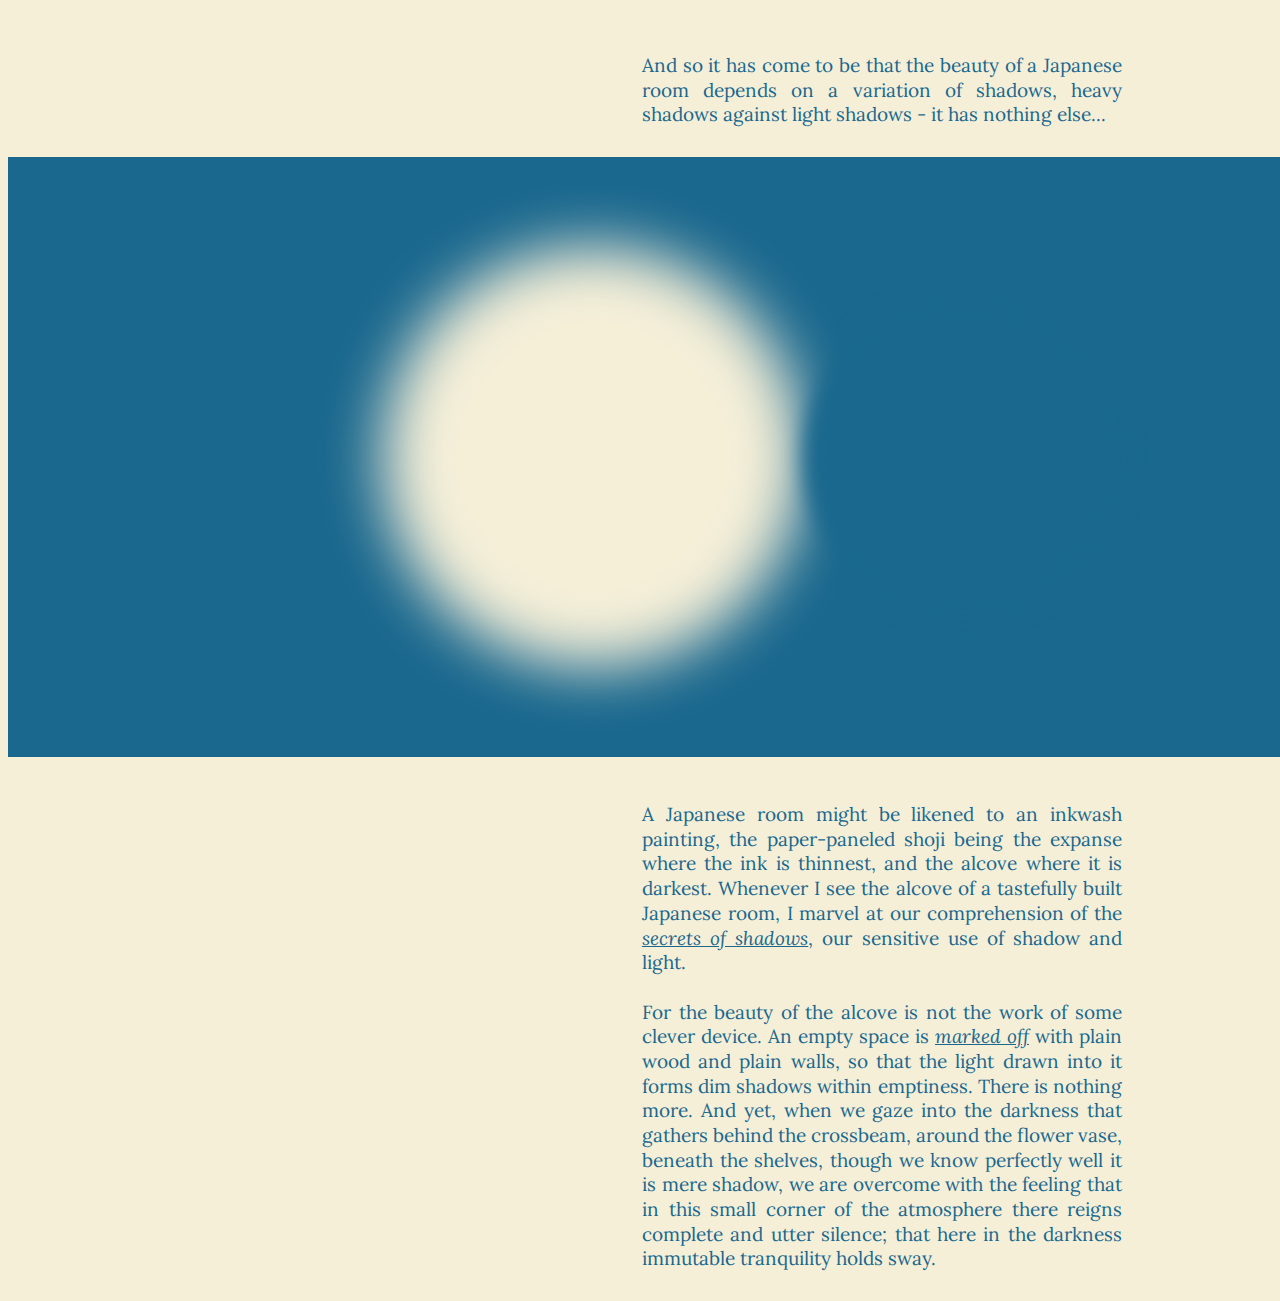
<file: section_5/index.html>
<!DOCTYPE html>
<html>
<head>
    <meta charset="utf-8">
    <title>In Praise of Shadows</title>
    <meta name="viewport" content="width=device-width, initial-scale=1.0">
    <link href="../section_5/style.css" rel="stylesheet">
</head>

<body>

<p class="p">
    And so it has come to be that the beauty of a Japanese room depends on a variation of shadows, heavy shadows against light shadows - it has nothing else... 
</p>

<div class="rect">
    <div class="circle"></div>
    <div class="circle2"></div>
</div>

<p class="p">A Japanese room might be likened to an inkwash painting, the paper-paneled shoji being the expanse where the ink is thinnest, and the alcove where it is darkest. Whenever I see the alcove of a tastefully built Japanese room, I marvel at our comprehension of the <a href="../break_9/index.html"><i>secrets of shadows</i></a>, our sensitive use of shadow and light.
<br>
<br>
For the beauty of the alcove is not the work of some clever device. An empty space is <a href="../section_7/index.html"><i> marked off</i></a> with plain wood and plain walls, so that the light drawn into it forms dim shadows within emptiness. There is nothing more. And yet, when we gaze into the darkness that gathers behind the crossbeam, around the flower vase, beneath the shelves, though we know perfectly well it is mere shadow, we are overcome with the feeling that in this small corner of the atmosphere there reigns complete and utter silence; that here in the darkness immutable tranquility holds sway.
</p>



</body>



</html>
</file>
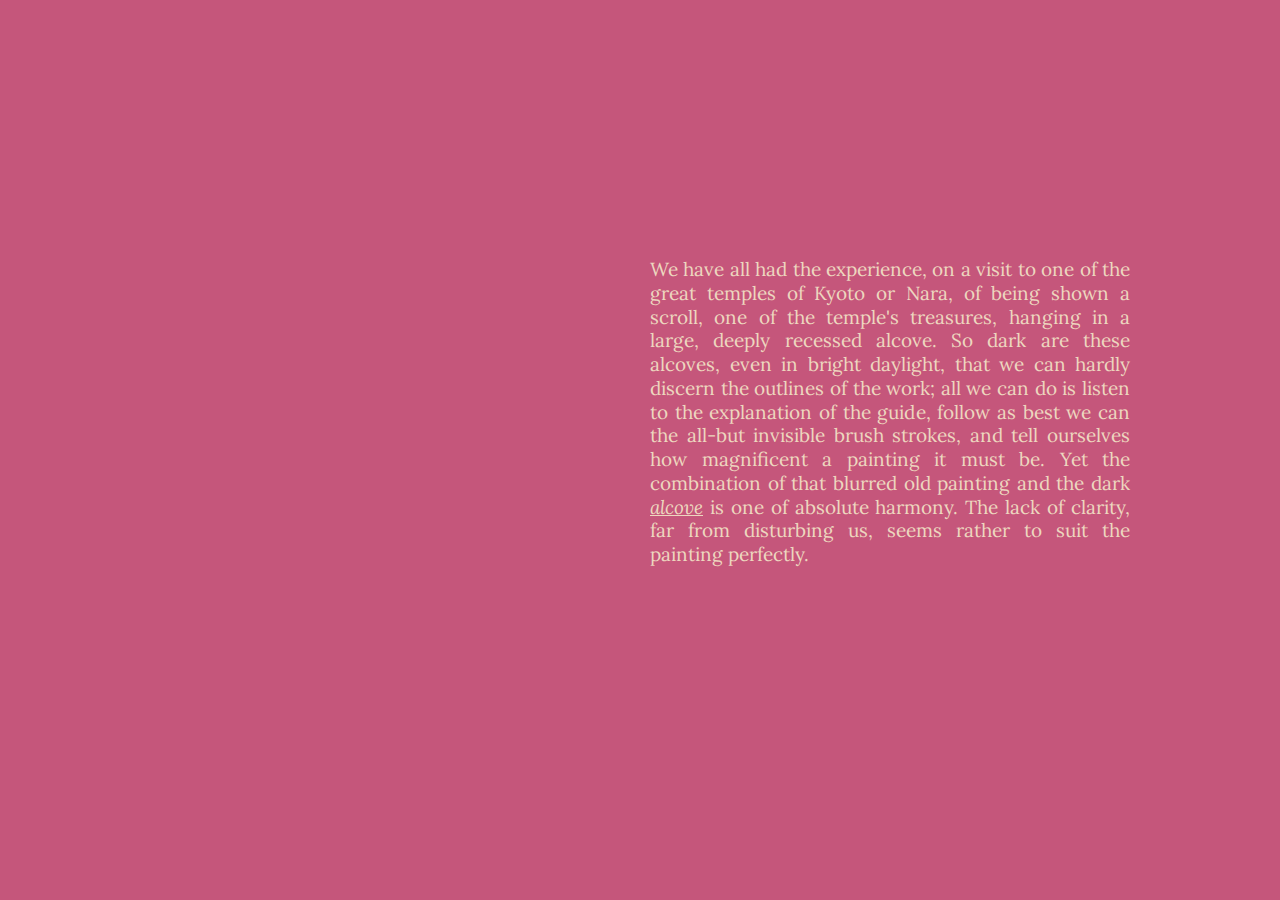
<file: section_6/index.html>
<!DOCTYPE html>
<html>
<head>
    <meta charset="utf-8">
    <title>In Praise of Shadows</title>
    <meta name="viewport" content="width=device-width, initial-scale=1.0">
    <link href="../section_6/style.css" rel="stylesheet">
</head>

<body>



<p class="p">
    We have all had the experience, on a visit to one of the great temples of Kyoto or Nara, of being shown a scroll, one of the temple's treasures, hanging in a large, deeply recessed alcove. So dark are these alcoves, even in bright daylight, that we can hardly discern the outlines of the work; all we can do is listen to the explanation of the guide, follow as best we can the all-but invisible brush strokes, and tell ourselves how magnificent a painting it must be. Yet the combination of that blurred old painting and the dark <a href="../break_9/index.html"><i>alcove</i></a> is one of absolute harmony. The lack of clarity, far from disturbing us, seems rather to suit the painting perfectly.
</p>


</body>



</html>
</file>
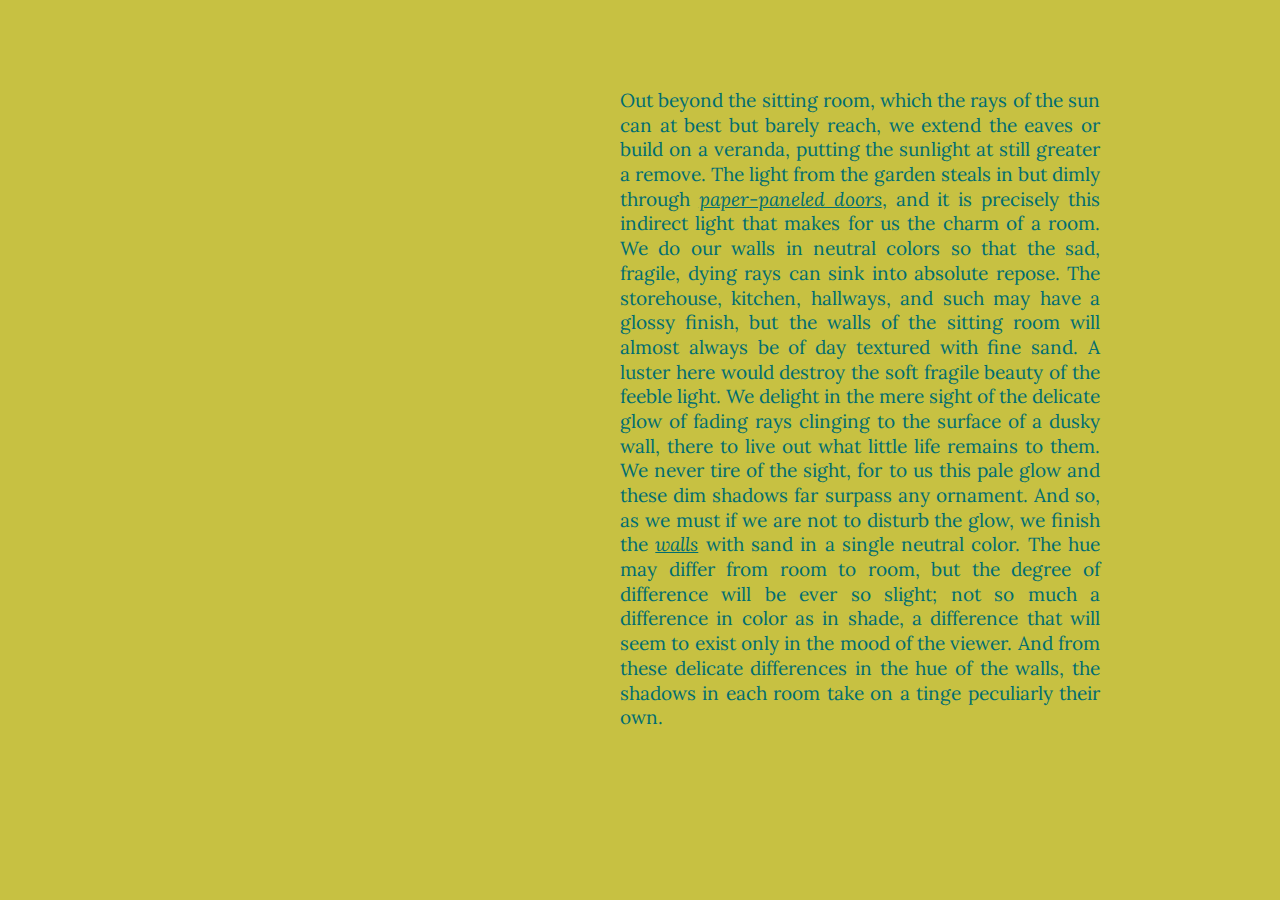
<file: section_7/index.html>
<!DOCTYPE html>
<html>
<head>
    <meta charset="utf-8">
    <title>In Praise of Shadows</title>
    <meta name="viewport" content="width=device-width, initial-scale=1.0">
    <link href="../section_7/style.css" rel="stylesheet"> 
</head>

<body>


<p class="p">
    Out beyond the sitting room, which the rays of the sun can at best but barely reach, we extend the eaves or build on a veranda, putting the sunlight at still greater a remove. The light from the garden steals in but dimly through <a href="../section_10/index.html"><i>paper-paneled doors</i></a>, and it is precisely this indirect light that makes for us the charm of a room. We do our walls in neutral colors so that the sad, fragile, dying rays can sink into absolute repose. The storehouse, kitchen, hallways, and such may have a glossy finish, but the walls of the sitting room will almost always be of day textured with fine sand. A luster here would destroy the soft fragile beauty of the feeble light. We delight in the mere sight of the delicate glow of fading rays clinging to the surface of a dusky wall, there to live out what little life remains to them. We never tire of the sight, for to us this pale glow and these dim shadows far surpass any ornament. And so, as we must if we are not to disturb the glow, we finish the <a href="../break_9/index.html"><i>walls</i></a> with sand in a single neutral color. The hue may differ from room to room, but the degree of difference will be ever so slight; not so much a difference in color as in shade, a difference that will seem to exist only in the mood of the viewer. And from these delicate differences in the hue of the walls, the shadows in each room take on a tinge peculiarly their own.
</p>


</body>



</html>
</file>
<file: break_12/style.css>
@import url('https://fonts.googleapis.com/css2?family=Cormorant+Infant:ital,wght@0,300;0,400;0,500;0,600;1,300;1,400;1,500;1,600&display=swap');

@import url('https://fonts.googleapis.com/css2?family=Lora:ital,wght@0,400..700;1,400..700&display=swap');


div { 
    width: 100%;
    max-width: 1497px;
    height: auto;
    overflow: hidden;
    background-color: #024283;
    animation-name: fade;
    animation-duration: 1.8s;
    animation-iteration-count: infinite; 
    animation-direction: alternate; 
}

@keyframes fade {
    from {background-color: #024283;}
    to {background-color: #1F4B99;}
    to {background-color: #0A73AD;}
    to {background-color: #66A7BB;}
    to {background-color: #B8D5DD;}
    to {background-color: #E5EBF7;}
    to {background-color: white;}
    }



.img {
    width: 100%;
    height: auto;
    display: block;
}

@media only screen and (max-width: 430px) {
    div {
        max-width: 100%;
        height: 932px;
    }
  }
</file>
<file: break_9/style.css>
@import url('https://fonts.googleapis.com/css2?family=Cormorant+Infant:ital,wght@0,300;0,400;0,500;0,600;1,300;1,400;1,500;1,600&display=swap');

@import url('https://fonts.googleapis.com/css2?family=Lora:ital,wght@0,400..700;1,400..700&display=swap');

body {
    background-color: #072052;
    color: #ffe8c9;
    line-height: 1.3;
}


a {
    color: #ffe8c9;
}

.td1 {
    background-color: #1A688E;
    width: 15px;
    height: 15px;
}

.td2 {
    background-color: #ffe8c9;
    width: 15px;
    height: 15px;
}

.container {
    display: flex;
    align-items: center; /* Center vertically */
    justify-content: center; /* Center horizontally */
    margin-top: 90px;
}

.p {
    font-family: 'Lora';
    font-weight: 400;
    font-size: 16px;
    max-width: 40ch;
    text-align: justify;
    margin-top: -30px;
}
</file>
<file: end/style.css>
@import url('https://fonts.googleapis.com/css2?family=Cormorant+Infant:ital,wght@0,300;0,400;0,500;0,600;1,300;1,400;1,500;1,600&display=swap');

@import url('https://fonts.googleapis.com/css2?family=Lora:ital,wght@0,400..700;1,400..700&display=swap');


* {
    padding: 0;
    margin: 0;
    box-sizing: border-box;
}

.container {
    display: flex;
    align-items: center; /* Center vertically */
    justify-content: center; /* Center horizontally */
    height: 100vh;
    width: 100%;
    background: linear-gradient(90deg, rgba(254,234,215,1) 0%, rgba(252,162,186,1) 25%, rgba(236,130,48,1) 72%, rgba(107,159,51,1) 100%);
    background-size: 300% 300%;
    animation: color 10s ease-in-out infinite alternate; 
}

@keyframes color {
    0% {
        background-position: 0 50%;
    }
    50% {
        background-position: 100% 50%;
    }
    100% {
        background-position: 0 50%;
    }
}

a {
    color: white;
}

.p {
    font-family: 'Lora';
    font-weight: 400;
    font-size: 35px;
    max-width: 30ch;
    line-height: 1.3;
    color: white;
    text-align: center;
}

@media only screen and (max-width: 430px) {
    .p {
        font-size: 20px;
        margin-top: -300px;
    }

  }
</file>
<file: mystery/style.css>
@import url('https://fonts.googleapis.com/css2?family=Cormorant+Infant:ital,wght@0,300;0,400;0,500;0,600;1,300;1,400;1,500;1,600&display=swap');

@import url('https://fonts.googleapis.com/css2?family=Lora:ital,wght@0,400..700;1,400..700&display=swap');

div {
    display: flex;
    align-items: center; 
    justify-content: center;
  }

a {
    color: #C5567B;
    text-decoration: none;
}

.p {
    font-family: 'Lora';
    font-weight: 400;
    font-size: 30px;
    max-width: 15ch;
    text-align: center;
    color: #C5567B;
}

.rect {
    width: 1490px;
    height: 808px;
    background: #FCA2BA;
  }
  
.circle {
    width: 550px;
    height: 550px;
    border-radius: 50%;
    background: #F5EFD8;
    animation: one 10s infinite;
  }

@keyframes one {
    0% {
        transform: scale(1);
      }
    50% {
        transform: scale(2);
      }
    100% {
        transform: scale(1);
      }
}

@media only screen and (max-width: 430px) {
   
    .p {
      font-size: 16px;
      max-width: 50ch;
      margin-left: 2px;
      margin-top: 18px;
    }
  
    .rect {
      width: 415px;
      height: 930px;
    }
    
    .circle {
      width: 220px;
      height: 220px;
      margin-top: -300px;
    }
  }
</file>
<file: section_10/style.css>
@import url('https://fonts.googleapis.com/css2?family=Cormorant+Infant:ital,wght@0,300;0,400;0,500;0,600;1,300;1,400;1,500;1,600&display=swap');

@import url('https://fonts.googleapis.com/css2?family=Lora:ital,wght@0,400..700;1,400..700&display=swap');


body {
    background-color: #ED904F;
    color: #015C60;
    line-height: 1.3;
    
}

a {
    color: #015C60;
}

.content {
    max-width: 1000px; /* Adjust as needed */
    margin: 0 auto; /* Center the content */
    margin-top: 100px;
}

.p {
    font-family: 'Lora';
    font-weight: 400;
    font-size: 19px;
    max-width: 40ch;
    text-align: justify;
    margin-top: 20px;
    margin-right: 150px;
    float: right;
    margin-bottom: 60px;
}

.img-container {
    display: flex;
    align-items: left;
    justify-content: left;
    margin-top: 20px;
}

.img {
    max-width: 400px;
    max-height: 400px;
    margin-top: -20px;
    animation: fade1 4s infinite alternate;
}

@keyframes fade1 {
    0% {
        opacity: 0;
    }
    50% {
        opacity: 0.5;
    }
    100% {
        opacity: 1;
    }
}


.img2 {
    max-width: 300px;
    max-height: 300px;
    margin-left: 10px;
    margin-top: -40px;
    animation: fade2 4s infinite alternate;
    animation-delay: 0.4s;
}

@keyframes fade2 {
    0% {
        opacity: 0;
    }
    50% {
        opacity: 0.5;
    }
    100% {
        opacity: 1;
    }
}

.img3 {
    max-width: 100px;
    max-height: 100px;
    margin-left: 300px;
    margin-top: -100px;
    animation: fade3 4s infinite alternate;
    animation-delay: 0.6s;
}

@keyframes fade3 {
    0% {
        opacity: 0;
    }
    50% {
        opacity: 0.5;
    }
    100% {
        opacity: 1;
    }
}

@media only screen and (max-width: 430px) {
   
    .p {
      font-size: 14px;
      margin-left: 20px;
      margin-top: -20px;
    }

    .img {
        max-width: 200px;
        max-height: 200px;
        margin-top: -50px;
        margin-left: 190px;
    }

    .img2 {
        max-width: 150px;
        max-height: 150px;
        margin-left: 150px;
        margin-top: -20px;
    }

    .img3 {
        max-width: 50px;
        max-height: 50px;
        margin-left: 300px;
        margin-top: -90px;
    }
  
  }
</file>
<file: section_11/style.css>
@import url('https://fonts.googleapis.com/css2?family=Cormorant+Infant:ital,wght@0,300;0,400;0,500;0,600;1,300;1,400;1,500;1,600&display=swap');

@import url('https://fonts.googleapis.com/css2?family=Lora:ital,wght@0,400..700;1,400..700&display=swap');

* {
    padding: 0;
    margin: 0;
    box-sizing: border-box;
}

body {
    background-color: #C7C142;
    color: #015C60;
    line-height: 1.3;
}

a {
    color: #015C60;
}

.container {
    display: flex;
    align-items: center; /* Center vertically */
    justify-content: center; /* Center horizontally */
    height: 100vh;
    width: 100%;
    background: linear-gradient(0deg, rgba(199,193,66,1) 0%, rgba(199,193,66,1) 24%, rgba(237,144,79,1) 50%, rgba(233,139,106,1) 85%, rgba(244,114,107,1) 100%);
    background-size: 200% 200%; 
}


.p {
    font-family: 'Lora';
    font-weight: 400;
    font-size: 19px;
    max-width: 40ch;
    text-align: justify;
}

@media only screen and (max-width: 430px) {
   
    .p {
      font-size: 16px;
      padding: 10px;
    }
}
</file>
<file: section_13/style.css>
@import url('https://fonts.googleapis.com/css2?family=Cormorant+Infant:ital,wght@0,300;0,400;0,500;0,600;1,300;1,400;1,500;1,600&display=swap');

@import url('https://fonts.googleapis.com/css2?family=Lora:ital,wght@0,400..700;1,400..700&display=swap');

body {
    background-color: #F5EFD8;
    color: #1A688E;
    line-height: 1.3;
}


a {
    color: #1A688E;
}


.p {
    font-family: 'Lora';
    font-weight: 400;
    font-size: 19px;
    max-width: 40ch;
    text-align: justify;
    margin-top: 45px;
    float: right;
    margin-right: 150px;
    margin-bottom: 30px;
}

@media only screen and (max-width: 430px) {
   
    .p {
      font-size: 14px;
      max-width: 50ch;
      margin-left: 20px;
      margin-top: 30px;
    }
  
  }
</file>
<file: section_14/style.css>
@import url('https://fonts.googleapis.com/css2?family=Cormorant+Infant:ital,wght@0,300;0,400;0,500;0,600;1,300;1,400;1,500;1,600&display=swap');

@import url('https://fonts.googleapis.com/css2?family=Lora:ital,wght@0,400..700;1,400..700&display=swap');


body {
    margin: 0;
    overflow: hidden;
    background-color: #F5EFD8;
  }

  a {
    color: #C5567B;
}

.container {
    display: flex;
    justify-content: center;
    align-items: center;
    height: 100vh;
    margin: 0;
}

.p {
    font-family: 'Lora';
    color: #C5567B;
    font-weight: 400;
    font-size: 19px;
    max-width: 40ch;
    text-align: justify;
    margin-top: 45px;
}

  .orb-one {
    transform: translate (50%, 50%);
    display: inline-block;
    width: 400px;
    height: 400px;
    border-radius: 50%;
    position: absolute;
    filter: blur(80px);
   
    background: rgb(252,159,30);
    background: radial-gradient(circle, rgba(252,159,30,1) 22%, rgba(243,90,90,1) 57%, rgba(234,225,147,1) 100%);
    animation: one 8s infinite;
    animation-direction: alternate;
  }
  
  .orb-two {
    transform: translate (0%, 0%);
    display: inline-block;
    width: 300px;
    height: 300px;
    border-radius: 50%;
    position: absolute;
    filter: blur(60px);
    background: rgb(253,253,253);
    background: radial-gradient(circle, rgba(253,253,253,1) 4%, rgba(243,232,90,1) 47%, rgba(197,86,123,1) 100%);
    animation: two 6s infinite;
    animation-direction: alternate;
  }
  
  @keyframes one {
    0% {
      transform: translate(0, 0);
    }
    25% {
      transform: translate(200px, -100px);
    }
    50% {
      transform: translate(800px, 0);
    }
    75% {
      transform: translate(1000px, 300px);
    }
    100% {
      transform: translate(0, 0);
    }
  }
  
  @keyframes two {
    0% {
      transform: translate(0, 0);
    }
    25% {
      transform: translate(-200px, 100px);
    }
    50% {
      transform: translate(-400px, 80px);
    }
    75% {
      transform: translate(-1500px, 50px);
    }
    100% {
      transform: translate(780px, -200px);
    }
  }

@media only screen and (max-width: 430px) {
   
    .p {
      font-size: 16px;
      max-width: 45ch;
      padding: 20px;
      margin-top: -80px;
    }
  
}
</file>
<file: section_2/style.css>
@import url('https://fonts.googleapis.com/css2?family=Cormorant+Infant:ital,wght@0,300;0,400;0,500;0,600;1,300;1,400;1,500;1,600&display=swap');

@import url('https://fonts.googleapis.com/css2?family=Lora:ital,wght@0,400..700;1,400..700&display=swap');

body {
    margin-right: 100px;
    background-color: #556DA1;
    color: #EDD7BF;
    line-height: 1.25;
    float: right;
}

a {
    color: #EDD7BF;
}

.p {
    font-family: 'Lora';
    font-weight: 400;
    font-size: 22px;
    max-width: 45ch;
    text-align: justify;
    margin-top: 45px;
}

.h1 {
    font-family: 'Cormorant Infant';
    font-style: italic;
    font-weight: 400;
    font-size: 19px;
    margin-top: 68px;
}

@media only screen and (max-width: 430px) {
    .p {
        font-size: 15px;
        margin-left: 50px;
        
    }

    .h1 {
        font-size: 14px;
        margin-left: 50px;
        margin-top: 40px;
    }
  }
</file>
<file: section_3/style.css>
@import url('https://fonts.googleapis.com/css2?family=Cormorant+Infant:ital,wght@0,300;0,400;0,500;0,600;1,300;1,400;1,500;1,600&display=swap');

@import url('https://fonts.googleapis.com/css2?family=Lora:ital,wght@0,400..700;1,400..700&display=swap');


* {
    padding: 0;
    margin: 0;
    box-sizing: border-box;
}

.container {
    display: flex;
    align-items: center; /* Center vertically */
    justify-content: center; /* Center horizontally */
    height: 100vh;
    width: 100%;
    background: radial-gradient(circle, rgba(252,159,30,1) 0%, rgba(231,164,104,1) 18%, rgba(173,224,233,1) 45%, rgba(117,201,247,1) 61%, rgba(33,95,133,1) 82%, rgba(7,32,82,1) 100%);
    background-size: 300% 300%;
    animation: color 20s ease-in-out infinite;
}

@keyframes color {
    0% {
        background-position: 0 50%;
    }
    50% {
        background-position: 100% 50%;
    }
    100% {
        background-position: 0 50%;
    }
}

a {
    color: white;
}

.p {
    font-family: 'Cormorant Infant';
    font-weight: 600;
    font-size: 40px;
    max-width: 39ch;
    line-height: 1.3;
    color: white;
    text-align: center;
}

@media only screen and (max-width: 430px) {
    .p {
        font-size: 20px;
    }

  }
</file>
<file: section_4/style.css>
@import url('https://fonts.googleapis.com/css2?family=Cormorant+Infant:ital,wght@0,300;0,400;0,500;0,600;1,300;1,400;1,500;1,600&display=swap');

@import url('https://fonts.googleapis.com/css2?family=Lora:ital,wght@0,400..700;1,400..700&display=swap');


.link1 {
    color: #FEEAD7;
}

.link2 {
   color: #024283
}

body {
    margin: 0;
    height: 100%;
    display: flex;
    justify-content: center;
    align-items: center;
}

.container {
    margin: 10px;
    width: 100%;
    display: grid;
    grid-template-columns: repeat(auto-fit, minmax(250px, 1fr));
    grid-gap: 10px;
}

.box-1 {
    height: 1250px;
    position: relative;
    background: linear-gradient(0deg, rgba(255,247,239,1) 0%, rgba(247,251,182,1) 22%, rgba(163,207,40,1) 52%, rgba(107,159,51,1) 81%);
}

.box-2 {
    height: 1250px;
    position: relative;
    background: linear-gradient(0deg, rgba(236,130,48,1) 0%, rgba(251,151,73,1) 25%, rgba(247,206,167,1) 75%, rgba(254,234,215,1) 100%);
    background-size: 200% 200%;
    animation: two 5s infinite;
}

@keyframes two {
    0% {
        background-position: 0% 0%;
    }
    50% {
        background-position: 100% 100%;
    }
    100% {
        background-position: 0% 0%;
    }
}


.box-3 {
    height: 1250px;
    position: relative;
    background: linear-gradient(0deg, rgba(254,234,215,1) 0%, rgba(239,250,190,1) 34%, rgba(196,255,226,1) 65%, rgba(179,218,199,1) 100%);
}

.box-4 {
    height: 1250px;
    position: relative;
    background: linear-gradient(0deg, rgba(252,162,186,1) 0%, rgba(254,199,214,1) 22%, rgba(255,244,211,1) 63%, rgba(255,241,228,1) 100%);
    background-size: 200% 200%;
    animation: four 5s infinite ease-in-out;
}


@keyframes four {
    0% {
        background-position: 0% 0%;
    }
    50% {
        background-position: 100% 100%;
    }
    100% {
        background-position: 0% 0%;
    }
}

.p {
    font-family: 'Lora';
    font-weight: 400;
    color: #FEEAD7;
    line-height: 1.4;
    position: absolute;
    top: 1%;
    margin-left: 20px;
    margin-right: 20px;
    text-align: justify;
}

.p3 {
    font-family: 'Lora';
    font-weight: 400;
    color: #024283;
    line-height: 1.4;
    position: absolute;
    margin-left: 17px;
    margin-right: 17px;
    top: 50%;
    text-align: justify;
}

@media only screen and (max-width: 430px) {
   
    .box-1 {
        height: 750px;
    }

    .box-2 {
        height: 150px;
    }

    .box-3 {
        height: 750px;
    }

    .p3 {
        top: 30%
    }

    .p {
        line-height: 1.2;
    }

    .box-4 {
        height: 150px;
    }

  }
</file>
<file: section_5/style.css>
@import url('https://fonts.googleapis.com/css2?family=Cormorant+Infant:ital,wght@0,300;0,400;0,500;0,600;1,300;1,400;1,500;1,600&display=swap');

@import url('https://fonts.googleapis.com/css2?family=Lora:ital,wght@0,400..700;1,400..700&display=swap');

body {
    background-color: #F5EFD8;
    color: #1A688E;
    line-height: 1.3;
}


a {
    color: #1A688E;
}


.p {
    font-family: 'Lora';
    font-weight: 400;
    font-size: 19px;
    max-width: 40ch;
    text-align: justify;
    margin-top: 45px;
    float: right;
    margin-right: 150px;
    margin-bottom: 30px;
}


div {
    display: flex;
    align-items: center; 
    justify-content: center;
  }

.rect {
    width: 1490px;
    height: 600px;
    background: #1A688E;
  }
  
.circle {
    width: 420px;
    height: 420px;
    border-radius: 50%;
    background: #F5EFD8;
    filter: blur(30px);
    animation: one 10s infinite;
  }

.circle2 {
    width: 320px;
    height: 320px;
    border-radius: 50%;
    background: #1A688E;
    filter: blur(10px);
    animation: two 10s infinite;
  }

@keyframes one {
    0% {
        transform: translate(0, 0);
      }
    
    10% {
        transform: translate(-250px, 0);
    }

    25% {
        transform: translate(-360px, 0);
      }

    50% {
        transform: translate(0, 0);
      }

    75% {
        transform: translate(360px, 0);
      }

    90% {
        transform: translate(250px, 0);
    }
    
    100% {
        transform: translate(0, 0);
      }
}

@keyframes two {
    0% {
        transform: translate(0, 0);
      }
    
    10% {
        transform: translate(250px, 0);
    }

    25% {
        transform: translate(360px, 0);
      }

    50% {
        transform: translate(0, 0);
      }

    75% {
        transform: translate(-360px, 0);
      }

    90% {
        transform: translate(-250px, 0);
    }
    
    100% {
        transform: translate(0, 0);
      }
}

@media only screen and (max-width: 430px) {
   
  .p {
    font-size: 14px;
    max-width: 50ch;
    margin-left: 20px;
    margin-top: 30px;
  }

  .rect {
    width: 415px;
    height: 300px;
  }
  
  .circle {
    width: 220px;
    height: 220px;
  }

  .circle2 {
    width: 120px;
    height: 120px;
  }

}
</file>
<file: section_6/style.css>
@import url('https://fonts.googleapis.com/css2?family=Cormorant+Infant:ital,wght@0,300;0,400;0,500;0,600;1,300;1,400;1,500;1,600&display=swap');

@import url('https://fonts.googleapis.com/css2?family=Lora:ital,wght@0,400..700;1,400..700&display=swap');


body {
    margin-right: 150px;
    background-color: #C5567B;
    color: #EDD7BF;
    line-height: 1.25;
    float: right;
}

a {
    color: #EDD7BF;
}

.p {
    font-family: 'Lora';
    font-weight: 400;
    font-size: 19px;
    max-width: 40ch;
    text-align: justify;
    margin-top: 250px;

}


@media only screen and (max-width: 430px) {
   
    .p {
      font-size: 16px;
      max-width: 50ch;
      margin-left: 20px;
      margin-top: 30px;
    }
  
  }
</file>
<file: section_7/style.css>
@import url('https://fonts.googleapis.com/css2?family=Cormorant+Infant:ital,wght@0,300;0,400;0,500;0,600;1,300;1,400;1,500;1,600&display=swap');

@import url('https://fonts.googleapis.com/css2?family=Lora:ital,wght@0,400..700;1,400..700&display=swap');


body {
    margin-right: 100px;
    background-color: #C7C142;
    color: #006D71;
    line-height: 1.3;
    float: right;
}

a {
    color: #006D71;
}

.p {
    font-family: 'Lora';
    font-weight: 400;
    font-size: 19px;
    max-width: 40ch;
    text-align: justify;
    margin-top: 80px;
    margin-right: 80px;
}


@media only screen and (max-width: 430px) {
   
    .p {
      font-size: 14px;
      margin-left: 20px;
      margin-top: 30px;
    }
  
  }
</file>
